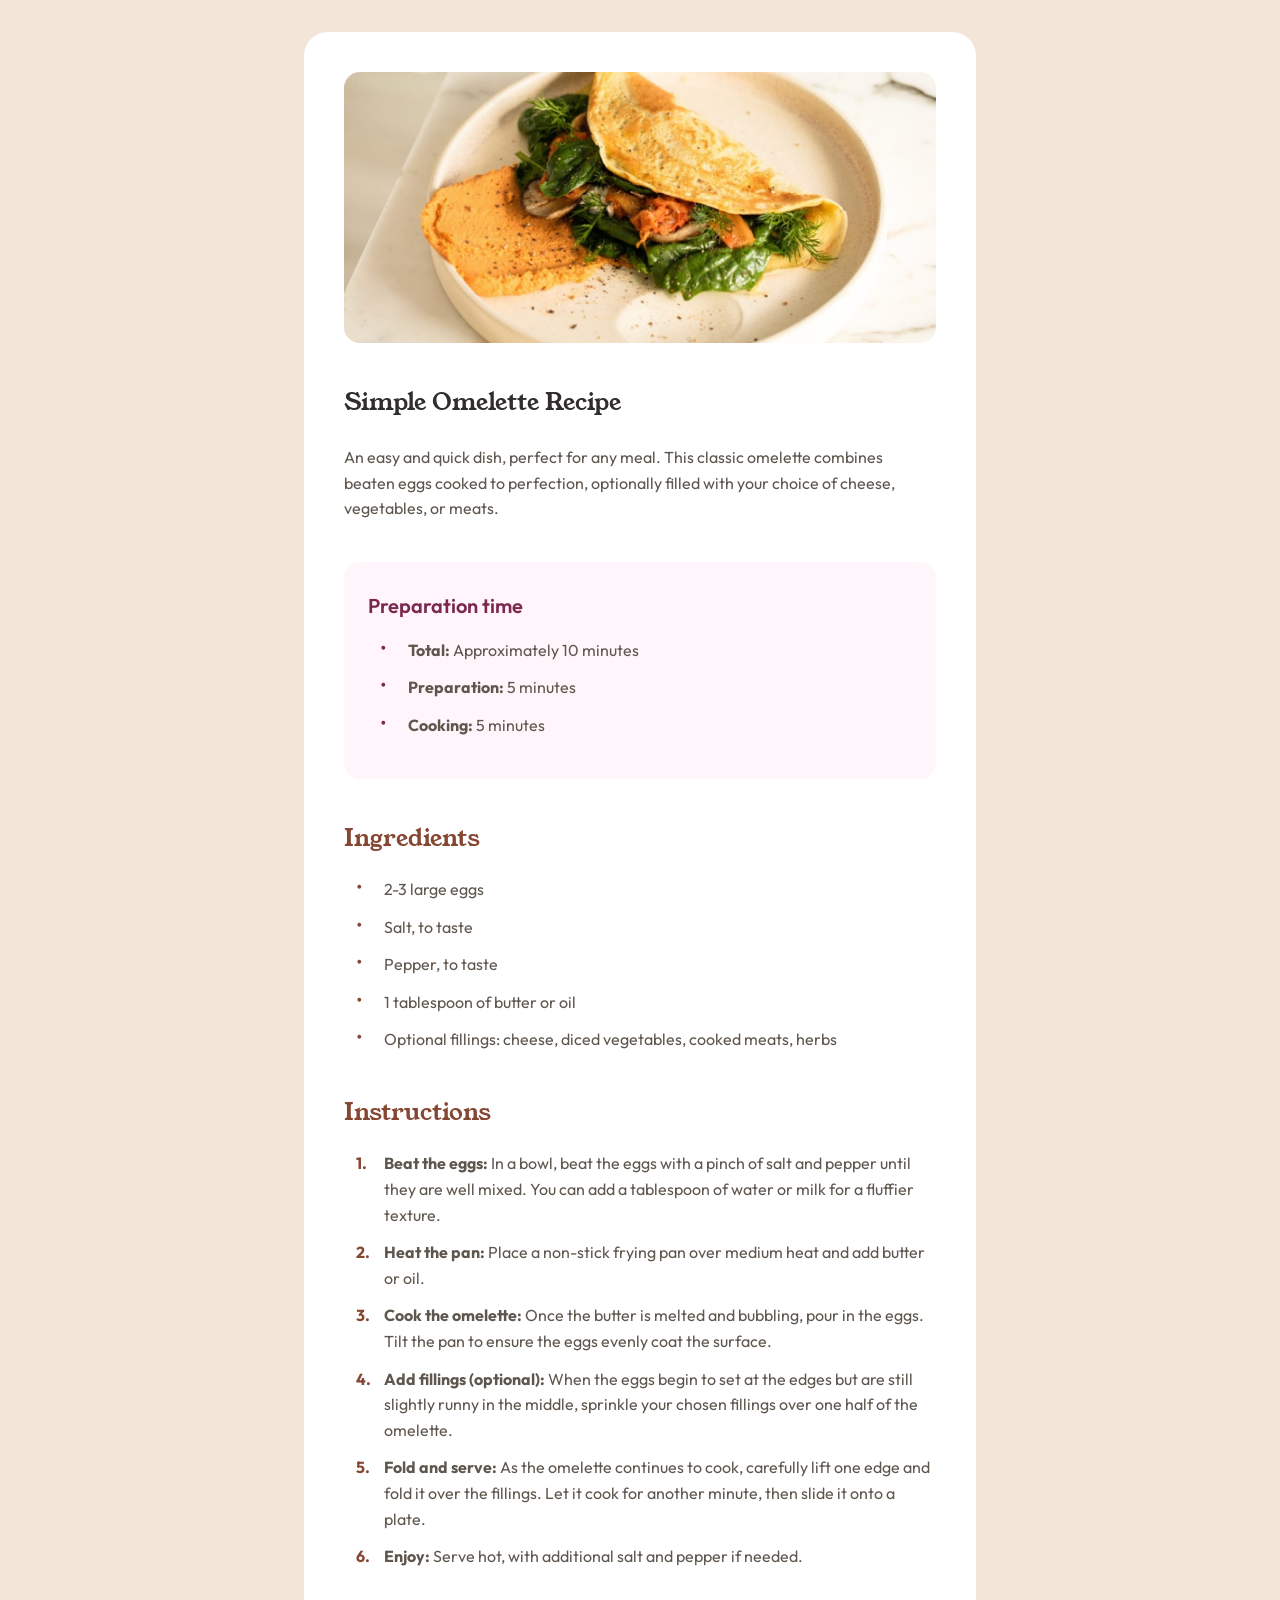
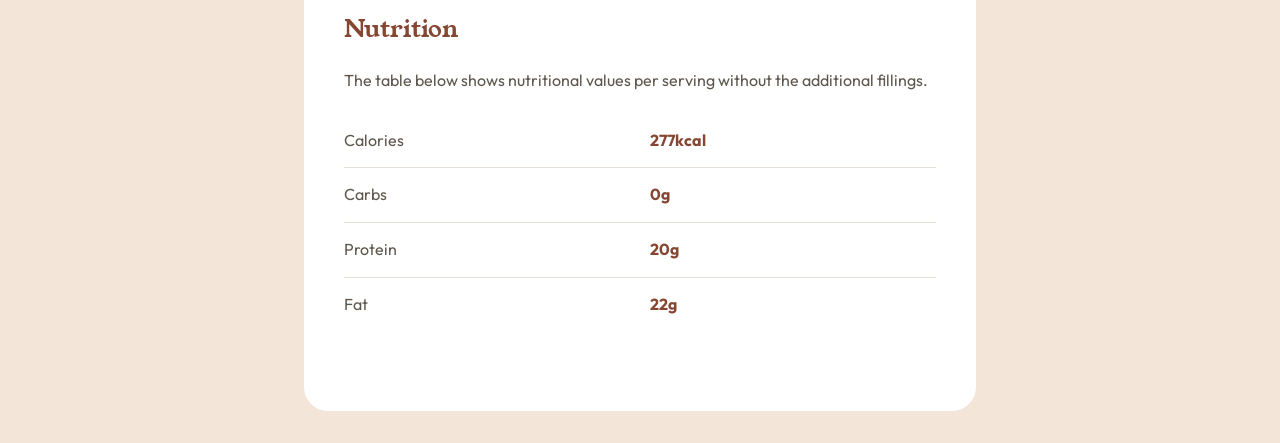
<file: index.html>
<!DOCTYPE html>
<html lang="en">
  <head>
    <meta charset="UTF-8" />
    <meta name="viewport" content="width=device-width, initial-scale=1.0" />
    <title>Recipe page</title>
    <link
      rel="icon"
      type="image/png"
      sizes="32x32"
      href="images/favicon-32x32.png"
    />
    <link rel="preconnect" href="https://fonts.googleapis.com" />
    <link rel="preconnect" href="https://fonts.gstatic.com" crossorigin />
    <link
      href="https://fonts.googleapis.com/css2?family=Outfit:wght@400;600;700&family=Young+Serif:wght@400&display=swap"
      rel="stylesheet"
    />
    <link rel="stylesheet" href="css/style.css" />
  </head>
  <body>
    <main class="page-container">
      <article class="recipe-card">
        <figure class="recipe-card__image-wrapper">
          <img
            class="recipe-card__image"
            src="images/image-omelette.jpeg"
            alt="image-omelette"
          />
        </figure>
        <div class="recipe-card__content">
          <h1 class="recipe-card__title">Simple Omelette Recipe</h1>
          <p class="recipe-card__description">
            An easy and quick dish, perfect for any meal. This classic omelette
            combines beaten eggs cooked to perfection, optionally filled with
            your choice of cheese, vegetables, or meats.
          </p>
          <section class="preparation">
            <h3 class="preparation__title">Preparation time</h3>
            <ul class="preparation__list">
              <li class="preparation__item">
                <span class="preparation__item-term">Total:</span> Approximately
                10 minutes
              </li>
              <li class="preparation__item">
                <span class="preparation__item-term">Preparation:</span> 5
                minutes
              </li>
              <li class="preparation__item">
                <span class="preparation__item-term">Cooking:</span> 5 minutes
              </li>
            </ul>
          </section>
          <section class="ingredients">
            <h2 class="ingredients__title">Ingredients</h2>
            <ul class="ingredients__list">
              <li class="ingredients__item">2-3 large eggs</li>
              <li class="ingredients__item">Salt, to taste</li>
              <li class="ingredients__item">Pepper, to taste</li>
              <li class="ingredients__item">1 tablespoon of butter or oil</li>
              <li class="ingredients__item">
                Optional fillings: cheese, diced vegetables, cooked meats, herbs
              </li>
            </ul>
          </section>
          <section class="instructions">
            <h2 class="instructions__title">Instructions</h2>
            <ol class="instructions__list">
              <li class="instructions__item">
                <span class="instructions__item-term">Beat the eggs:</span> In a
                bowl, beat the eggs with a pinch of salt and pepper until they
                are well mixed. You can add a tablespoon of water or milk for a
                fluffier texture.
              </li>
              <li class="instructions__item">
                <span class="instructions__item-term">Heat the pan:</span> Place
                a non-stick frying pan over medium heat and add butter or oil.
              </li>
              <li class="instructions__item">
                <span class="instructions__item-term">Cook the omelette:</span>
                Once the butter is melted and bubbling, pour in the eggs. Tilt
                the pan to ensure the eggs evenly coat the surface.
              </li>
              <li class="instructions__item">
                <span class="instructions__item-term"
                  >Add fillings (optional):</span
                >
                When the eggs begin to set at the edges but are still slightly
                runny in the middle, sprinkle your chosen fillings over one half
                of the omelette.
              </li>
              <li class="instructions__item">
                <span class="instructions__item-term">Fold and serve:</span> As
                the omelette continues to cook, carefully lift one edge and fold
                it over the fillings. Let it cook for another minute, then slide
                it onto a plate.
              </li>
              <li class="instructions__item">
                <span class="instructions__item-term">Enjoy:</span> Serve hot,
                with additional salt and pepper if needed.
              </li>
            </ol>
          </section>
          <section class="nutrition">
            <h2 class="nutrition__title">Nutrition</h2>
            <p class="nutrition__description">
              The table below shows nutritional values per serving without the
              additional fillings.
            </p>
            <table class="nutrition__table">
              <tr>
                <td class="nutrition__label">Calories</td>
                <td class="nutrition__value">277kcal</td>
              </tr>
              <tr>
                <td class="nutrition__label">Carbs</td>
                <td class="nutrition__value">0g</td>
              </tr>
              <tr>
                <td class="nutrition__label">Protein</td>
                <td class="nutrition__value">20g</td>
              </tr>
              <tr>
                <td class="nutrition__label">Fat</td>
                <td class="nutrition__value">22g</td>
              </tr>
            </table>
          </section>
        </div>
      </article>
    </main>
  </body>
</html>
</file>
<file: css/style.css>
/* ===== CSS CUSTOM PROPERTIES ===== */
:root {
  /* Color Variables */
  --clr-white: hsl(0, 0%, 100%);
  --clr-stone-100: hsl(30, 54%, 90%);
  --clr-stone-150: hsl(30, 18%, 87%);
  --clr-stone-600: hsl(30, 10%, 34%);
  --clr-stone-900: hsl(24, 5%, 18%);
  --clr-brown-800: hsl(14, 45%, 36%);
  --clr-rose-800: hsl(332, 51%, 32%);
  --clr-rose-50: hsl(330, 100%, 98%);

  /* Font Family Variables */
  --ff-heading: "Young Serif", serif;
  --ff-body: "Outfit", sans-serif;

  /* Font Weight Variables */
  --fw-regular: 400;
  --fw-semi-bold: 600;
  --fw-bold: 700;
}

/* ===== RESET & BASE STYLES ===== */
* {
  margin: 0;
  padding: 0;
  box-sizing: border-box;
}

body {
  font-family: var(--ff-body);
  font-size: 16px;
  line-height: 1.6;
  background-color: var(--clr-stone-100);
  color: var(--clr-stone-600);
  min-height: 100vh;
  display: flex;
  align-items: center;
  justify-content: center;
}

/* ===== LAYOUT COMPONENTS ===== */
.page-container {
  width: 100%;
  max-width: 736px;
  padding: 2rem;
}

.recipe-card {
  background-color: var(--clr-white);
  padding: 2.5rem;
  border-radius: 1.5rem;
}

/* ===== RECIPE CARD ELEMENTS ===== */
.recipe-card__image-wrapper {
  margin-bottom: 2.5rem;
}

.recipe-card__image {
  display: block;
  max-width: 100%;
  border-radius: 1rem;
}

.recipe-card__title {
  font-family: var(--ff-heading);
  font-weight: var(--fw-regular);
  color: var(--clr-stone-900);
  margin-bottom: 1.5rem;
}

.recipe-card__description {
  margin-bottom: 2.5rem;
}

/* ===== PREPARATION SECTION ===== */
.preparation {
  background-color: var(--clr-rose-50);
  border-radius: 1rem;
  padding: 1.75rem 1.5rem;
  margin-bottom: 2.5rem;
}

.preparation__title {
  color: var(--clr-rose-800);
  font-weight: var(--fw-semi-bold);
  font-size: 1.25rem;
  margin-bottom: 1rem;
}

.preparation__list {
  list-style: none;
}

.preparation__item {
  position: relative;
  padding-left: 2.5rem;
  margin-bottom: 0.75rem;
}

.preparation__item::before {
  content: "•";
  position: absolute;
  left: 0.75rem;
  color: var(--clr-rose-800);
  font-size: 1.25rem;
  line-height: 1;
}

.preparation__item-term {
  font-weight: var(--fw-bold);
  color: var(--clr-stone-600);
}

/* ===== SECTION SPACING ===== */
.ingredients,
.instructions,
.nutrition {
  margin-bottom: 2.5rem;
}

/* ===== SECTION TITLES ===== */
.ingredients__title,
.instructions__title,
.nutrition__title {
  font-family: var(--ff-heading);
  font-weight: var(--fw-regular);
  color: var(--clr-brown-800);
  margin-bottom: 1.25rem;
}

/* ===== INGREDIENTS SECTION ===== */
.ingredients__list {
  list-style: none;
}

.ingredients__item {
  position: relative;
  padding-left: 2.5rem;
  margin-bottom: 0.75rem;
}

.ingredients__item::before {
  content: "•";
  position: absolute;
  left: 0.75rem;
  color: var(--clr-brown-800);
  font-size: 1.25rem;
  line-height: 1;
}

/* ===== INSTRUCTIONS SECTION ===== */
.instructions__list {
  list-style: none;
  counter-reset: instructions-counter;
}

.instructions__item {
  position: relative;
  padding-left: 2.5rem;
  margin-bottom: 0.75rem;
}

.instructions__item::before {
  content: counter(instructions-counter) ".";
  counter-increment: instructions-counter;
  position: absolute;
  left: 0.75rem;
  color: var(--clr-brown-800);
  font-weight: var(--fw-bold);
}

.instructions__item-term {
  font-weight: var(--fw-bold);
  color: var(--clr-stone-600);
}

/* ===== NUTRITION SECTION ===== */
.nutrition__description {
  margin-bottom: 1.25rem;
}

.nutrition__table {
  width: 100%;
  border-collapse: collapse;
}

.nutrition__table tr {
  border-bottom: 1px solid var(--clr-stone-150);
}

.nutrition__table tr:last-child {
  border-bottom: none;
}

.nutrition__table td {
  padding: 0.875rem 0;
}

.nutrition__label {
  padding-left: 2rem;
}

.nutrition__value {
  padding-left: 50%;
  color: var(--clr-brown-800);
  font-weight: var(--fw-bold);
}

/* ===== RESPONSIVE DESIGN ===== */
@media (max-width: 992px) {
  .page-container {
    padding: 1rem;
  }

  .recipe-card {
    border-radius: 10px;
    padding: 0;
  }

  .recipe-card__image-wrapper {
    margin: 0;
  }

  .recipe-card__image {
    border-top-left-radius: 10px;
    border-top-right-radius: 10px;
    border-bottom-left-radius: 0;
    border-bottom-right-radius: 0;
  }

  .recipe-card__content {
    padding: 2.5rem 2rem;
  }
}
</file>
